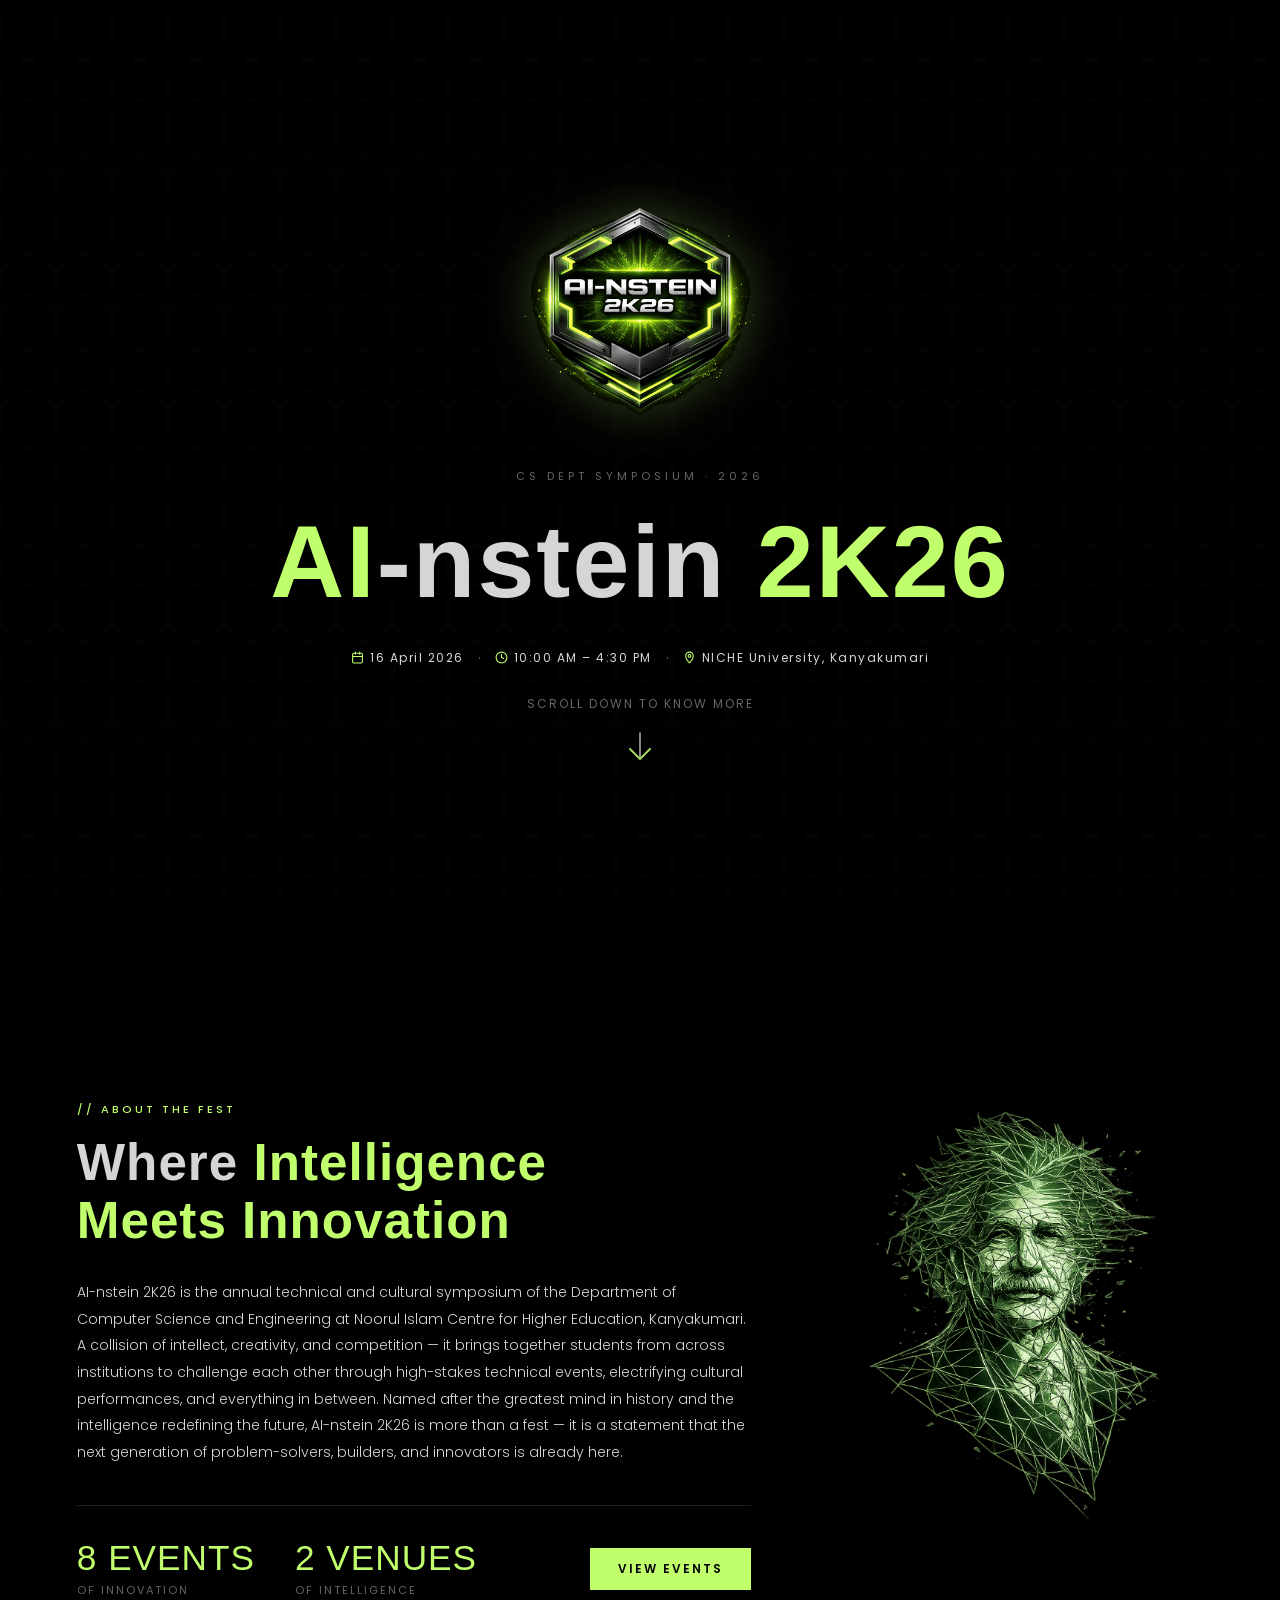
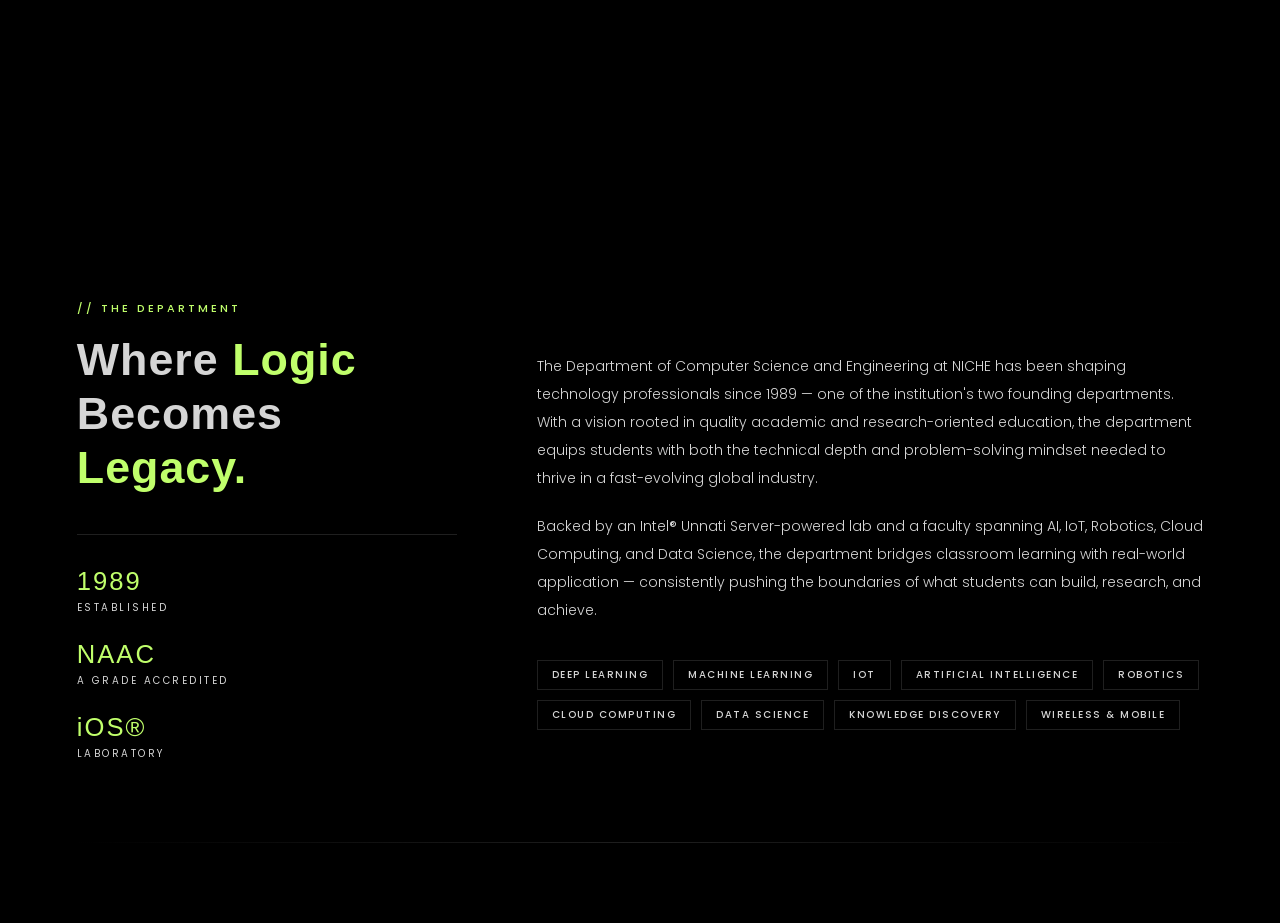
<file: index.html>
<!DOCTYPE html>
<html lang="en">
<head>
  <meta charset="UTF-8" />
  <meta name="viewport" content="width=device-width, initial-scale=1.0"/>
  <title>AI-nstein 2K26</title>
  <link rel="stylesheet" href="https://fonts.cdnfonts.com/css/fear-robot">
  <link rel="preconnect" href="https://fonts.googleapis.com">
  <link href="https://fonts.googleapis.com/css2?family=Poppins:wght@300;400;500;600&display=swap" rel="stylesheet">
  <link rel="stylesheet" href="../css/bg.css">
  <link rel="stylesheet" href="../css/about.css">
  <link rel="stylesheet" href="../css/dept.css">
  <link rel="stylesheet" href="../css/navbar.css">
</head>
<body>

  
  <div id="scroll-progress"></div>


  <!-- NAVBAR -->
<nav class="navbar" id="navbar">
  <div class="navbar-inner">
    <a href="../html/index.html" class="navbar-logo">
      <img src="../asset/logo.png" alt="AI-nstein 2K26" class="navbar-logo-img" />
      <span class="navbar-logo-text"><span class="accent">AI</span>-nstein <span class="accent">2K26</span></span>
    </a>
    <a href="../html/events.html" class="navbar-register">Register Now</a>
  </div>
</nav>
  <!-- Fixed Background -->
  <div id="bg-container">
    <div id="hex-grid"></div>
    <div id="hex-spotlight"></div>
  </div>

  <!-- HERO SECTION -->
<section class="hero">
  <img src="../asset/logo.png" alt="AI-nstein 2K26" class="hero-logo" />
  <p class="hero-label">CS Dept Symposium · 2026</p>
  <h1 class="hero-title">
    <span class="no-break"><span class="accent">AI</span>-nstein</span> <span class="accent">2K26</span>
  </h1>
  <div class="hero-meta">
    <div class="meta-item">
      <svg width="13" height="13" viewBox="0 0 24 24" fill="none" stroke="#C0FF6B" stroke-width="2" stroke-linecap="round" stroke-linejoin="round">
        <rect x="3" y="4" width="18" height="18" rx="2"/><line x1="16" y1="2" x2="16" y2="6"/><line x1="8" y1="2" x2="8" y2="6"/><line x1="3" y1="10" x2="21" y2="10"/>
      </svg>
      <span>16 April 2026</span>
    </div>
    <span class="meta-divider">·</span>
    <div class="meta-item">
      <svg width="13" height="13" viewBox="0 0 24 24" fill="none" stroke="#C0FF6B" stroke-width="2" stroke-linecap="round" stroke-linejoin="round">
        <circle cx="12" cy="12" r="10"/><polyline points="12 6 12 12 16 14"/>
      </svg>
      <span>10:00 AM – 4:30 PM</span>
    </div>
    <span class="meta-divider">·</span>
    <div class="meta-item">
      <svg width="13" height="13" viewBox="0 0 24 24" fill="none" stroke="#C0FF6B" stroke-width="2" stroke-linecap="round" stroke-linejoin="round">
        <path d="M12 2C8.13 2 5 5.13 5 9c0 5.25 7 13 7 13s7-7.75 7-13c0-3.87-3.13-7-7-7z"/><circle cx="12" cy="9" r="2.5"/>
      </svg>
      <span>NICHE University, Kanyakumari</span>
    </div>
  </div>
  <p class="hero-sub">Scroll down to know more</p>
  <div class="scroll-arrow">
    <svg width="36" height="36" viewBox="0 0 36 36" fill="none" xmlns="http://www.w3.org/2000/svg">
      <line x1="18" y1="4" x2="18" y2="28" stroke="#D5D5D5" stroke-width="1.5" stroke-linecap="round"/>
      <polyline points="8,20 18,30 28,20" fill="none" stroke="#C0FF6B" stroke-width="2" stroke-linecap="round" stroke-linejoin="round"/>
    </svg>
  </div>
</section>



  <!-- ABOUT SECTION -->
  <section class="about-section">
    <div class="about-inner">

      <div class="about-text">
        <p class="section-tag">// About the Fest</p>
        <h2 class="about-heading">Where <span>Intelligence<br>Meets Innovation</span></h2>
        <p class="about-body">
          AI-nstein 2K26 is the annual technical and cultural symposium of the Department of Computer Science and Engineering at Noorul Islam Centre for Higher Education, Kanyakumari. A collision of intellect, creativity, and competition — it brings together students from across institutions to challenge each other through high-stakes technical events, electrifying cultural performances, and everything in between. Named after the greatest mind in history and the intelligence redefining the future, AI-nstein 2K26 is more than a fest — it is a statement that the next generation of problem-solvers, builders, and innovators is already here.
        </p>
        

        <div class="about-stats">
          <div class="stat">
            <span class="stat-num">8 EVENTS</span>
            <span class="stat-label">OF INNOVATION</span>
          </div>
          <div class="stat">
            <span class="stat-num">2 VENUES</span>
            <span class="stat-label">OF INTELLIGENCE</span>
          </div>
          <div class="stat-action">
            <a href="../html/events.html" class="btn-events">View Events</a>
          </div>
        </div>
      </div>

      <div class="about-image">
        <img src="../asset/einstein-1.png" alt="Einstein" />
      </div>

    </div>
  </section>




 <!-- DEPARTMENT SECTION -->
<section class="dept-section">
  <div class="dept-inner">

    <div class="dept-left">
      <p class="section-tag">// The Department</p>
      <h2 class="dept-heading">Where <span>Logic</span><br>Becomes<br><span>Legacy.</span></h2>

      <div class="dept-stat-row">
        <div class="dept-stat">
          <span class="dept-stat-num">1989</span>
          <span class="dept-stat-label">Established</span>
        </div>
        <div class="dept-stat">
          <span class="dept-stat-num">NAAC</span>
          <span class="dept-stat-label">A Grade Accredited</span>
        </div>
        <div class="dept-stat">
          <span class="dept-stat-num">iOS®</span>
          <span class="dept-stat-label">Laboratory</span>
        </div>
      </div>
    </div>

    <div class="dept-right">
        <p class="dept-body">
            The Department of Computer Science and Engineering at NICHE has been shaping technology professionals since 1989 — one of the institution's two founding departments. With a vision rooted in quality academic and research-oriented education, the department equips students with both the technical depth and problem-solving mindset needed to thrive in a fast-evolving global industry.
        </p>
        <p class="dept-body">
            Backed by an Intel® Unnati Server-powered lab and a faculty spanning AI, IoT, Robotics, Cloud Computing, and Data Science, the department bridges classroom learning with real-world application — consistently pushing the boundaries of what students can build, research, and achieve.
        </p>

      <div class="dept-tags">
        <span class="dept-pill">Deep Learning</span>
        <span class="dept-pill">Machine Learning</span>
        <span class="dept-pill">IoT</span>
        <span class="dept-pill">Artificial Intelligence</span>
        <span class="dept-pill">Robotics</span>
        <span class="dept-pill">Cloud Computing</span>
        <span class="dept-pill">Data Science</span>
        <span class="dept-pill">Knowledge Discovery</span>
        <span class="dept-pill">Wireless & Mobile</span>
      </div>
    </div>

  </div>

  <div class="dept-divider"></div>
</section>
  <script src="../js/script.js"></script>
</body>
</html>
</file>
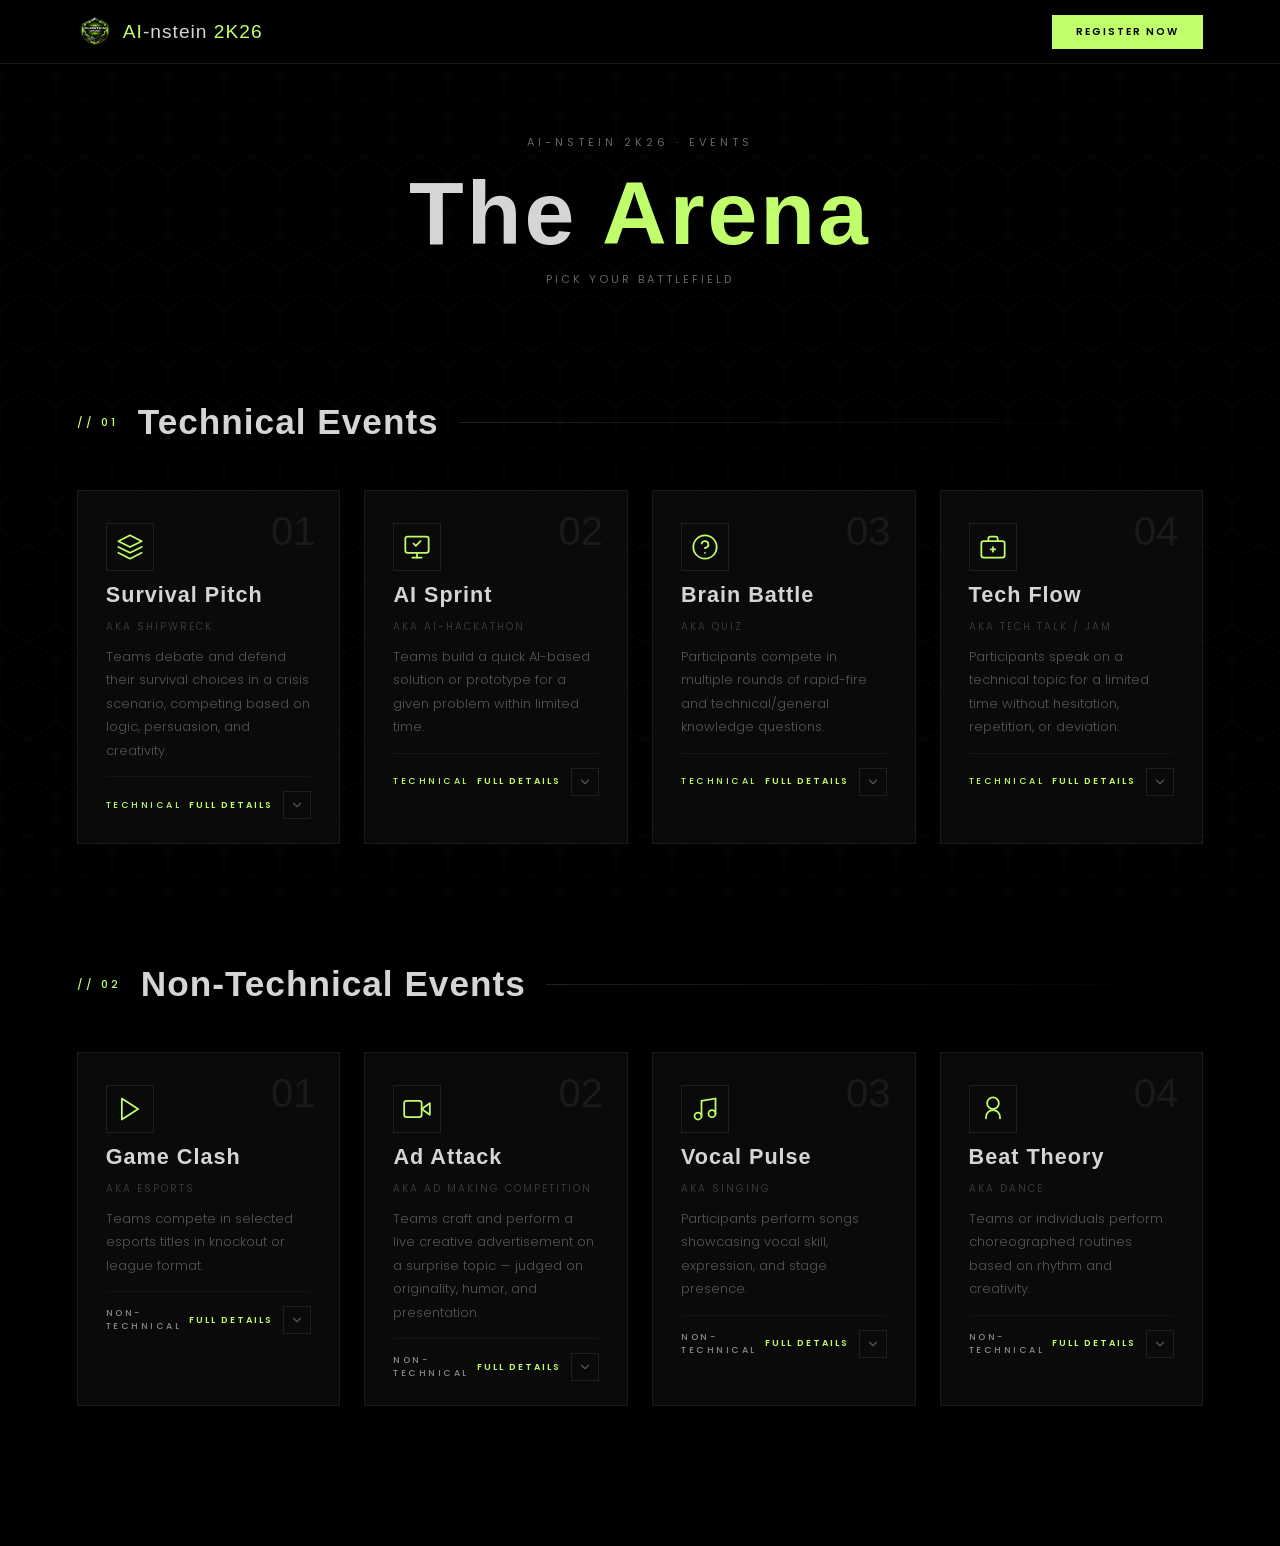
<file: html/events.html>
<!DOCTYPE html>
<html lang="en">
<head>
  <meta charset="UTF-8" />
  <meta name="viewport" content="width=device-width, initial-scale=1.0"/>
  <title>Events — AI-nstein 2K26</title>
  <link rel="stylesheet" href="https://fonts.cdnfonts.com/css/fear-robot">
  <link rel="preconnect" href="https://fonts.googleapis.com">
  <link href="https://fonts.googleapis.com/css2?family=Poppins:wght@300;400;500;600&display=swap" rel="stylesheet">
  <link rel="stylesheet" href="../css/bg.css">
  <link rel="stylesheet" href="../css/events.css">
  <link rel="stylesheet" href="../css/navbar.css">
</head>
<body>

  <div id="scroll-progress"></div>

  <!-- Fixed Background -->
  <div id="bg-container">
    <div id="hex-grid"></div>
    <div id="hex-spotlight"></div>
  </div>

  <!-- NAVBAR -->
  <nav class="navbar" id="navbar">
    <div class="navbar-inner">
      <a href="../index.html" class="navbar-logo">
        <img src="../asset/logo.png" alt="AI-nstein 2K26" class="navbar-logo-img" />
        <span class="navbar-logo-text"><span class="accent">AI</span>-nstein <span class="accent">2K26</span></span>
      </a>
      <a href="https://forms.gle/YWsroC22zHA5UN9M8" target="_blank" class="navbar-register">
  Register Now
</a>
    </div>
  </nav>

  <!-- MODAL -->
  <div class="modal-overlay" id="event-modal">
    <div class="modal-box">
      <button class="modal-close" id="modal-close">✕</button>
      <p class="modal-tag" id="modal-tag"></p>
      <h2 class="modal-title" id="modal-title"></h2>
      <p class="modal-aka" id="modal-aka"></p>
      <div class="modal-divider"></div>
      <div class="modal-meta-row" id="modal-meta"></div>
      <div id="modal-body"></div>
      <div class="modal-footer">
        <div class="modal-fee">
          <span class="modal-fee-label">Entry Fee</span>
          <span class="modal-fee-amount" id="modal-fee"></span>
        </div>
        <a href="#" class="btn-register" id="modal-register">Register Now</a>
      </div>
    </div>
  </div>

  <!-- EVENTS HERO -->
  <section class="events-hero">
    <p class="hero-label">AI-nstein 2K26 · Events</p>
    <h1 class="events-title">The <span class="accent">Arena</span></h1>
    <p class="events-sub">Pick your battlefield</p>
  </section>

  <!-- TECHNICAL EVENTS -->
  <section class="events-section">
    <div class="section-header">
      <span class="section-tag">// 01</span>
      <h2 class="section-title">Technical <span class="accent">Events</span></h2>
      <div class="section-line"></div>
    </div>

    <div class="events-grid">

      <!-- Survival Pitch -->
      <div class="event-card" data-event="survival-pitch">
        <div class="card-index">01</div>
        <div class="card-icon">
          <svg width="28" height="28" viewBox="0 0 24 24" fill="none" stroke="#C0FF6B" stroke-width="1.5" stroke-linecap="round" stroke-linejoin="round">
            <path d="M12 2L2 7l10 5 10-5-10-5z"/><path d="M2 17l10 5 10-5"/><path d="M2 12l10 5 10-5"/>
          </svg>
        </div>
        <h3 class="card-title">Survival Pitch</h3>
        <p class="card-aka">aka Shipwreck</p>
        <p class="card-desc">Teams debate and defend their survival choices in a crisis scenario, competing based on logic, persuasion, and creativity.</p>
        <div class="card-footer">
          <span class="card-tag">Technical</span>
          <div style="display:flex;align-items:center;gap:10px;">
            <button class="card-details-btn" data-event="survival-pitch">Full Details</button>
            <button class="card-expand-btn" aria-label="View details">
              <svg width="14" height="14" viewBox="0 0 24 24" fill="none" stroke="currentColor" stroke-width="2" stroke-linecap="round" stroke-linejoin="round"><polyline points="6 9 12 15 18 9"/></svg>
            </button>
          </div>
        </div>
        <div class="card-drawer">
          <div class="drawer-inner">
            <div class="drawer-section">
              <p class="drawer-label">Timing</p>
              <p class="drawer-text">12:30 – 1:30 · CSE SmartRoom</p>
            </div>
            <div class="drawer-section">
              <p class="drawer-label">Rules</p>
              <ul class="drawer-rules">
                <li>Each participant is assigned a role/character to defend</li>
                <li>No offensive or inappropriate language allowed</li>
                <li>Stay in character throughout the round</li>
                <li>Time limits must be strictly followed</li>
              </ul>
            </div>
            <div class="drawer-section">
              <p class="drawer-label">Judging</p>
              <p class="drawer-text">Judges' decisions are final</p>
            </div>
            <div class="drawer-fee-row">
              <div class="drawer-fee">
                <span class="drawer-fee-label">Entry Fee</span>
                <span class="drawer-fee-amount">₹200 / head</span>
              </div>
              <a href="https://forms.gle/YWsroC22zHA5UN9M8" target="_blank" class="btn-register">Register Now</a>
            </div>
          </div>
        </div>
      </div>

      <!-- AI Sprint -->
      <div class="event-card" data-event="ai-sprint">
        <div class="card-index">02</div>
        <div class="card-icon">
          <svg width="28" height="28" viewBox="0 0 24 24" fill="none" stroke="#C0FF6B" stroke-width="1.5" stroke-linecap="round" stroke-linejoin="round">
            <rect x="2" y="3" width="20" height="14" rx="2"/><path d="M8 21h8"/><path d="M12 17v4"/><path d="M9 9l2 2 4-4"/>
          </svg>
        </div>
        <h3 class="card-title"><span class="nobreak">AI Sprint</span></h3>
        <p class="card-aka">aka AI-Hackathon</p>
        <p class="card-desc">Teams build a quick AI-based solution or prototype for a given problem within limited time.</p>
        <div class="card-footer">
          <span class="card-tag">Technical</span>
          <div style="display:flex;align-items:center;gap:10px;">
            <button class="card-details-btn" data-event="ai-sprint">Full Details</button>
            <button class="card-expand-btn" aria-label="View details">
              <svg width="14" height="14" viewBox="0 0 24 24" fill="none" stroke="currentColor" stroke-width="2" stroke-linecap="round" stroke-linejoin="round"><polyline points="6 9 12 15 18 9"/></svg>
            </button>
          </div>
        </div>
        <div class="card-drawer">
          <div class="drawer-inner">
            <div class="drawer-section">
              <p class="drawer-label">Timing</p>
              <p class="drawer-text">12:30 – 1:30 · CSE Lab</p>
            </div>
            <div class="drawer-section">
              <p class="drawer-label">Team Size</p>
              <p class="drawer-text">2–4 members</p>
            </div>
            <div class="drawer-section">
              <p class="drawer-label">Rules</p>
              <ul class="drawer-rules">
                <li>Problem statement given on the spot</li>
                <li>AI tools (ChatGPT, Copilot etc.) allowed</li>
                <li>Pre-built project code not allowed</li>
              </ul>
            </div>
            <div class="drawer-section">
              <p class="drawer-label">Judging</p>
              <p class="drawer-text">Creativity, implementation, clarity, and effective use of AI</p>
            </div>
            <div class="drawer-fee-row">
              <div class="drawer-fee">
                <span class="drawer-fee-label">Entry Fee</span>
                <span class="drawer-fee-amount">₹200 / head</span>
              </div>
              <a href="https://forms.gle/YWsroC22zHA5UN9M8" target="_blank" class="btn-register">Register Now</a>
            </div>
          </div>
        </div>
      </div>

      <!-- Brain Battle -->
      <div class="event-card" data-event="brain-battle">
        <div class="card-index">03</div>
        <div class="card-icon">
          <svg width="28" height="28" viewBox="0 0 24 24" fill="none" stroke="#C0FF6B" stroke-width="1.5" stroke-linecap="round" stroke-linejoin="round">
            <circle cx="12" cy="12" r="10"/><path d="M9.09 9a3 3 0 0 1 5.83 1c0 2-3 3-3 3"/><line x1="12" y1="17" x2="12.01" y2="17"/>
          </svg>
        </div>
        <h3 class="card-title">Brain Battle</h3>
        <p class="card-aka">aka Quiz</p>
        <p class="card-desc">Participants compete in multiple rounds of rapid-fire and technical/general knowledge questions.</p>
        <div class="card-footer">
          <span class="card-tag">Technical</span>
          <div style="display:flex;align-items:center;gap:10px;">
            <button class="card-details-btn" data-event="brain-battle">Full Details</button>
            <button class="card-expand-btn" aria-label="View details">
              <svg width="14" height="14" viewBox="0 0 24 24" fill="none" stroke="currentColor" stroke-width="2" stroke-linecap="round" stroke-linejoin="round"><polyline points="6 9 12 15 18 9"/></svg>
            </button>
          </div>
        </div>
        <div class="card-drawer">
          <div class="drawer-inner">
            <div class="drawer-section">
              <p class="drawer-label">Timing</p>
              <p class="drawer-text">11:30 – 12:30 · CSE SmartRoom</p>
            </div>
            <div class="drawer-section">
              <p class="drawer-label">Team Size</p>
              <p class="drawer-text">2–3 members</p>
            </div>
            <div class="drawer-section">
              <p class="drawer-label">Rules</p>
              <ul class="drawer-rules">
                <li>Round 1: MCQ elimination (15–20 questions)</li>
                <li>Round 2: Rapid fire — no passing allowed</li>
                <li>Round 3: Buzzer round — wrong answer = -2 marks</li>
                <li>No mobile phones or external help</li>
              </ul>
            </div>
            <div class="drawer-section">
              <p class="drawer-label">Judging</p>
              <p class="drawer-text">Quizmaster's decision is final</p>
            </div>
            <div class="drawer-fee-row">
              <div class="drawer-fee">
                <span class="drawer-fee-label">Entry Fee</span>
                <span class="drawer-fee-amount">₹200 / head</span>
              </div>
              <a href="https://forms.gle/YWsroC22zHA5UN9M8" target="_blank" class="btn-register">Register Now</a>
            </div>
          </div>
        </div>
      </div>

      <!-- Tech Treadmill -->
      <div class="event-card" data-event="tech-treadmill">
        <div class="card-index">04</div>
        <div class="card-icon">
          <svg width="28" height="28" viewBox="0 0 24 24" fill="none" stroke="#C0FF6B" stroke-width="1.5" stroke-linecap="round" stroke-linejoin="round">
            <rect x="2" y="7" width="20" height="14" rx="2"/><path d="M16 7V5a2 2 0 0 0-2-2h-4a2 2 0 0 0-2 2v2"/>
            <line x1="12" y1="12" x2="12" y2="16"/><line x1="10" y1="14" x2="14" y2="14"/>
          </svg>
        </div>
        <h3 class="card-title">Tech Flow</h3>
        <p class="card-aka">aka Tech Talk / JAM</p>
        <p class="card-desc">Participants speak on a technical topic for a limited time without hesitation, repetition, or deviation.</p>
        <div class="card-footer">
          <span class="card-tag">Technical</span>
          <div style="display:flex;align-items:center;gap:10px;">
            <button class="card-details-btn" data-event="tech-treadmill">Full Details</button>
            <button class="card-expand-btn" aria-label="View details">
              <svg width="14" height="14" viewBox="0 0 24 24" fill="none" stroke="currentColor" stroke-width="2" stroke-linecap="round" stroke-linejoin="round"><polyline points="6 9 12 15 18 9"/></svg>
            </button>
          </div>
        </div>
        <div class="card-drawer">
          <div class="drawer-inner">
            <div class="drawer-section">
              <p class="drawer-label">Timing</p>
              <p class="drawer-text">11:30 – 12:30 · CSE Classroom (I301)</p>
            </div>
            <div class="drawer-section">
              <p class="drawer-label">Format</p>
              <p class="drawer-text">Individual · Open to all departments · Max 15–25 participants</p>
            </div>
            <div class="drawer-section">
              <p class="drawer-label">Rules</p>
              <ul class="drawer-rules">
                <li>Round 1: JAM — 1 minute, no hesitation or repetition</li>
                <li>Round 2: Tech Talk — 2–3 minute detailed explanation</li>
                <li>Round 3: Surprise JAM — instant random topic</li>
              </ul>
            </div>
            <div class="drawer-fee-row">
              <div class="drawer-fee">
                <span class="drawer-fee-label">Entry Fee</span>
                <span class="drawer-fee-amount">₹200 / head</span>
              </div>
              <a href="https://forms.gle/YWsroC22zHA5UN9M8" target="_blank" class="btn-register">Register Now</a>
            </div>
          </div>
        </div>
      </div>

    </div>
  </section>

  <!-- NON-TECHNICAL EVENTS -->
  <section class="events-section">
    <div class="section-header">
      <span class="section-tag">// 02</span>
      <h2 class="section-title">Non-Technical <span class="accent">Events</span></h2>
      <div class="section-line"></div>
    </div>

    <div class="events-grid">

      <!-- Game Clash -->
      <div class="event-card nontech" data-event="game-clash">
        <div class="card-index">01</div>
        <div class="card-icon">
          <svg width="28" height="28" viewBox="0 0 24 24" fill="none" stroke="#C0FF6B" stroke-width="1.5" stroke-linecap="round" stroke-linejoin="round">
            <polygon points="5 3 19 12 5 21 5 3"/>
          </svg>
        </div>
        <h3 class="card-title">Game Clash</h3>
        <p class="card-aka">aka Esports</p>
        <p class="card-desc">Teams compete in selected esports titles in knockout or league format.</p>
        <div class="card-footer">
          <span class="card-tag nontech-tag">Non-Technical</span>
          <div style="display:flex;align-items:center;gap:10px;">
            <button class="card-details-btn" data-event="game-clash">Full Details</button>
            <button class="card-expand-btn" aria-label="View details">
              <svg width="14" height="14" viewBox="0 0 24 24" fill="none" stroke="currentColor" stroke-width="2" stroke-linecap="round" stroke-linejoin="round"><polyline points="6 9 12 15 18 9"/></svg>
            </button>
          </div>
        </div>
        <div class="card-drawer">
          <div class="drawer-inner">
            <div class="drawer-section">
              <p class="drawer-label">Timing</p>
              <p class="drawer-text">11:30 – 2:30 · CSE Lab</p>
            </div>
            <div class="drawer-section">
              <p class="drawer-label">Rules</p>
              <ul class="drawer-rules">
                <li>eFootball: Knockout · 12 min match · Extra time & penalty ON</li>
                <li>BGMI: TDM 4v4 · TPP · Elimination round</li>
                <li>FREE FIRE: Shouldn't use Grenade</li>
                <li>Fair play — no cheating allowed</li>
              </ul>
            </div>
            <div class="drawer-fee-row">
              <div class="drawer-fee">
                <span class="drawer-fee-label">Entry Fee</span>
                <span class="drawer-fee-amount">₹200 / head</span>
              </div>
              <a href="https://forms.gle/YWsroC22zHA5UN9M8" target="_blank" class="btn-register">Register Now</a>
            </div>
          </div>
        </div>
      </div>

      <!-- Adzap -->
<div class="event-card nontech" data-event="adzap">
  <div class="card-index">02</div>
  <div class="card-icon">
    <svg width="28" height="28" viewBox="0 0 24 24" fill="none" stroke="#C0FF6B" stroke-width="1.5" stroke-linecap="round" stroke-linejoin="round">
      <polygon points="23 7 16 12 23 17 23 7"/><rect x="1" y="5" width="15" height="14" rx="2"/>
    </svg>
  </div>
  <h3 class="card-title">Ad Attack</h3>
  <p class="card-aka">aka Ad Making Competition</p>
  <p class="card-desc">Teams craft and perform a live creative advertisement on a surprise topic — judged on originality, humor, and presentation.</p>
  <div class="card-footer">
    <span class="card-tag nontech-tag">Non-Technical</span>
    <div style="display:flex;align-items:center;gap:10px;">
      <button class="card-details-btn" data-event="adzap">Full Details</button>
      <button class="card-expand-btn" aria-label="View details">
        <svg width="14" height="14" viewBox="0 0 24 24" fill="none" stroke="currentColor" stroke-width="2" stroke-linecap="round" stroke-linejoin="round"><polyline points="6 9 12 15 18 9"/></svg>
      </button>
    </div>
  </div>
  <div class="card-drawer">
    <div class="drawer-inner">
      <div class="drawer-section">
        <p class="drawer-label">Timing</p>
        <p class="drawer-text">1:30 – 2:00 · Hilltop</p>
      </div>
      <div class="drawer-section">
        <p class="drawer-label">Team Size</p>
        <p class="drawer-text">2–5 members</p>
      </div>
      <div class="drawer-section">
        <p class="drawer-label">Rules</p>
        <ul class="drawer-rules">
          <li>3–5 minutes per performance</li>
          <li>Final topic selected on the spot from a given list</li>
          <li>No offensive, political, or religious content</li>
          <li>Copying existing ads is strictly prohibited</li>
        </ul>
      </div>
      <div class="drawer-section">
        <p class="drawer-label">Judging</p>
        <p class="drawer-text">Creativity, humor, presentation & teamwork</p>
      </div>
      <div class="drawer-fee-row">
        <div class="drawer-fee">
          <span class="drawer-fee-label">Entry Fee</span>
          <span class="drawer-fee-amount">₹200 / head</span>
        </div>
        <a href="https://forms.gle/YWsroC22zHA5UN9M8" target="_blank" class="btn-register">Register Now</a>
      </div>
    </div>
  </div>
</div>

      <!-- Vocal Pulse -->
      <div class="event-card nontech" data-event="vocal-pulse">
        <div class="card-index">03</div>
        <div class="card-icon">
          <svg width="28" height="28" viewBox="0 0 24 24" fill="none" stroke="#C0FF6B" stroke-width="1.5" stroke-linecap="round" stroke-linejoin="round">
            <path d="M9 18V5l12-2v13"/><circle cx="6" cy="18" r="3"/><circle cx="18" cy="16" r="3"/>
          </svg>
        </div>
        <h3 class="card-title">Vocal Pulse</h3>
        <p class="card-aka">aka Singing</p>
        <p class="card-desc">Participants perform songs showcasing vocal skill, expression, and stage presence.</p>
        <div class="card-footer">
          <span class="card-tag nontech-tag">Non-Technical</span>
          <div style="display:flex;align-items:center;gap:10px;">
            <button class="card-details-btn" data-event="vocal-pulse">Full Details</button>
            <button class="card-expand-btn" aria-label="View details">
              <svg width="14" height="14" viewBox="0 0 24 24" fill="none" stroke="currentColor" stroke-width="2" stroke-linecap="round" stroke-linejoin="round"><polyline points="6 9 12 15 18 9"/></svg>
            </button>
          </div>
        </div>
        <div class="card-drawer">
          <div class="drawer-inner">
            <div class="drawer-section">
              <p class="drawer-label">Timing</p>
              <p class="drawer-text">11:30 – 12:30 · Hilltop</p>
            </div>
            <div class="drawer-section">
              <p class="drawer-label">Team Size</p>
              <p class="drawer-text">Solo or Group (2–6 members)</p>
            </div>
            <div class="drawer-section">
              <p class="drawer-label">Duration</p>
              <p class="drawer-text">3–5 minutes per performance</p>
            </div>
            <div class="drawer-section">
              <p class="drawer-label">Rules</p>
              <ul class="drawer-rules">
                <li>Tamil, English or Malayalam allowed</li>
                <li>Bring your own karaoke track (USB / phone)</li>
                <li>No offensive lyrics</li>
              </ul>
            </div>
            <div class="drawer-fee-row">
              <div class="drawer-fee">
                <span class="drawer-fee-label">Entry Fee</span>
                <span class="drawer-fee-amount">₹200 / head</span>
              </div>
              <a href="https://forms.gle/YWsroC22zHA5UN9M8" target="_blank" class="btn-register">Register Now</a>
            </div>
          </div>
        </div>
      </div>

      <!-- Beat Theory -->
      <div class="event-card nontech" data-event="beat-theory">
        <div class="card-index">04</div>
        <div class="card-icon">
          <svg width="28" height="28" viewBox="0 0 24 24" fill="none" stroke="#C0FF6B" stroke-width="1.5" stroke-linecap="round" stroke-linejoin="round">
            <path d="M12 2a5 5 0 1 0 0 10A5 5 0 0 0 12 2z"/><path d="M6 20v-1a6 6 0 0 1 12 0v1"/>
          </svg>
        </div>
        <h3 class="card-title">Beat Theory</h3>
        <p class="card-aka">aka Dance</p>
        <p class="card-desc">Teams or individuals perform choreographed routines based on rhythm and creativity.</p>
        <div class="card-footer">
          <span class="card-tag nontech-tag">Non-Technical</span>
          <div style="display:flex;align-items:center;gap:10px;">
            <button class="card-details-btn" data-event="beat-theory">Full Details</button>
            <button class="card-expand-btn" aria-label="View details">
              <svg width="14" height="14" viewBox="0 0 24 24" fill="none" stroke="currentColor" stroke-width="2" stroke-linecap="round" stroke-linejoin="round"><polyline points="6 9 12 15 18 9"/></svg>
            </button>
          </div>
        </div>
        <div class="card-drawer">
          <div class="drawer-inner">
            <div class="drawer-section">
              <p class="drawer-label">Timing</p>
              <p class="drawer-text">3:00 – 4:00 · Hilltop</p>
            </div>
            <div class="drawer-section">
              <p class="drawer-label">Team Size</p>
              <p class="drawer-text">Solo or Group (up to 6 members)</p>
            </div>
            <div class="drawer-section">
              <p class="drawer-label">Duration</p>
              <p class="drawer-text">4–6 minutes</p>
            </div>
            <div class="drawer-section">
              <p class="drawer-label">Rules</p>
              <ul class="drawer-rules">
                <li>Props allowed if safe and manageable</li>
                <li>Performance should match music and theme</li>
              </ul>
            </div>
            <div class="drawer-section">
              <p class="drawer-label">Judging</p>
              <p class="drawer-text">Panel of judges</p>
            </div>
            <div class="drawer-fee-row">
              <div class="drawer-fee">
                <span class="drawer-fee-label">Entry Fee</span>
                <span class="drawer-fee-amount">₹200 / head</span>
              </div>
              <a href="https://forms.gle/YWsroC22zHA5UN9M8" target="_blank" class="btn-register">Register Now</a>
            </div>
          </div>
        </div>
      </div>

    </div>
  </section>

  <div class="events-footer-space"></div>
  <script src="../js/script.js"></script>
</body>
</html>
</file>
<file: css/bg.css>
* {
  margin: 0;
  padding: 0;
  box-sizing: border-box;
  scrollbar-width: none; /* Firefox */
  -ms-overflow-style: none; /* IE/Edge */
}

*::-webkit-scrollbar {
  display: none; /* Chrome/Safari */
}

body {
  background: #000;
  color: #D5D5D5;
  font-family: 'Poppins', sans-serif;
  overflow-x: hidden;
}

/* ── SCROLL PROGRESS BAR ── */
#scroll-progress {
  position: fixed;
  top: 0;
  right: 0;
  width: 3px;
  height: 0%;
  background: linear-gradient(to bottom, #C0FF6B, rgba(192, 255, 107, 0.3));
  z-index: 200;
  transition: height 0.05s linear;
  box-shadow: 0 0 8px rgba(192, 255, 107, 0.5);
}

/* ── FIXED BG ── */
#bg-container {
  position: fixed;
  inset: 0;
  z-index: 0;
  overflow: hidden;
}

#hex-grid {
  position: absolute;
  inset: 0;
  width: 100%;
  height: 100%;
  background-image: url("data:image/svg+xml,%3Csvg xmlns='http://www.w3.org/2000/svg' width='56' height='97' viewBox='0 0 56 97'%3E%3Cpath d='M28 2 L54 16 L54 46 L28 60 L2 46 L2 16 Z' fill='none' stroke='%23D5D5D5' stroke-width='0.8'/%3E%3Cpath d='M28 60 L54 74 L54 97' fill='none' stroke='%23D5D5D5' stroke-width='0.8'/%3E%3Cpath d='M28 60 L2 74 L2 97' fill='none' stroke='%23D5D5D5' stroke-width='0.8'/%3E%3C/svg%3E");
  background-size: 56px 97px;
  opacity: 0.045;
}

#hex-spotlight {
  position: absolute;
  inset: 0;
  width: 100%;
  height: 100%;
  background-image: url("data:image/svg+xml,%3Csvg xmlns='http://www.w3.org/2000/svg' width='56' height='97' viewBox='0 0 56 97'%3E%3Cpath d='M28 2 L54 16 L54 46 L28 60 L2 46 L2 16 Z' fill='none' stroke='%23D5D5D5' stroke-width='0.8'/%3E%3Cpath d='M28 60 L54 74 L54 97' fill='none' stroke='%23D5D5D5' stroke-width='0.8'/%3E%3Cpath d='M28 60 L2 74 L2 97' fill='none' stroke='%23D5D5D5' stroke-width='0.8'/%3E%3C/svg%3E");
  background-size: 56px 97px;
  opacity: 0;
  -webkit-mask-image: radial-gradient(circle 150px at 50% 50%, black 20%, transparent 80%);
  mask-image: radial-gradient(circle 150px at 50% 50%, black 20%, transparent 80%);
  transition: opacity 0.3s ease;
}

#hex-spotlight.active {
  opacity: 0.75;
}

/* ── LOADING SCREEN ── */
#loading-screen {
  position: fixed;
  inset: 0;
  z-index: 9999;
  background: #000;
  display: flex;
  align-items: center;
  justify-content: center;
  overflow: hidden;
  transition: opacity 0.6s ease;
}

#loading-screen.fade-out {
  opacity: 0;
  pointer-events: none;
}

#loading-video {
  width: clamp(240px, 50vw, 480px);
  height: auto;
  object-fit: cover;
  object-position: center;
}

/* ── HERO ── */
.hero {
  position: relative;
  z-index: 10;
  height: 100vh;
  display: flex;
  flex-direction: column;
  align-items: center;
  justify-content: center;
  text-align: center;
  padding: 80px 24px 24px;
}

/* ── HERO LOGO ── */
.hero-logo {
  width: clamp(140px, 22vw, 260px);
  height: auto;
  object-fit: contain;
  margin-bottom: 24px;
  filter: drop-shadow(0 0 24px rgba(192, 255, 107, 0.25));
  transition: filter 0.3s ease;
}

.hero-logo:hover {
  filter: drop-shadow(0 0 40px rgba(192, 255, 107, 0.45));
}

/* ── HERO LABEL ── */
.hero-label {
  font-size: 11px;
  letter-spacing: 4px;
  text-transform: uppercase;
  color: #656565;
  margin-bottom: 18px;
}

/* ── HERO TITLE ── */
.hero-title {
  font-family: 'Fear Robot', sans-serif;
  font-size: clamp(2rem, 8vw, 7rem);
  color: #D5D5D5;
  line-height: 1.15;
  letter-spacing: 2px;
  word-break: keep-all;
}

.hero-title .no-break {
  white-space: nowrap;
  display: inline;
}

.hero-title .accent {
  color: #C0FF6B;
}

/* ── HERO META ── */
.hero-meta {
  display: flex;
  align-items: center;
  gap: 14px;
  margin-top: 28px;
  flex-wrap: wrap;
  justify-content: center;
}

.meta-item {
  display: flex;
  align-items: center;
  gap: 6px;
  font-size: 12px;
  letter-spacing: 1.5px;
  color: #D5D5D5;
  font-weight: 400;
  white-space: nowrap;
}

.meta-divider {
  color: #656565;
  font-size: 14px;
  line-height: 1;
}

/* ── HERO SUB ── */
.hero-sub {
  margin-top: 28px;
  font-size: 12px;
  color: #656565;
  letter-spacing: 2px;
  text-transform: uppercase;
}

/* ── SCROLL ARROW ── */
.scroll-arrow {
  margin-top: 16px;
  animation: bounce 1.8s ease-in-out infinite;
  opacity: 0.85;
}

@keyframes bounce {
  0%, 100% { transform: translateY(0); }
  50%       { transform: translateY(8px); }
}

/* ── RESPONSIVE ── */
@media (max-width: 600px) {
  .hero-meta    { gap: 10px; }
  .meta-divider { display: none; }
  .meta-item    { font-size: 11px; letter-spacing: 1px; }
}

@media (max-width: 480px) {
  .hero-label { font-size: 9px; letter-spacing: 2px; }
  .hero-sub   { font-size: 10px; }
  .hero-logo  { width: clamp(100px, 28vw, 160px); margin-bottom: 16px; }
}
</file>
<file: css/about.css>
/* ── ABOUT SECTION ── */
.about-section {
  position: relative;
  z-index: 10;
  min-height: 100vh;
  display: flex;
  align-items: center;
  padding: 100px 6vw;
}

.about-inner {
  display: flex;
  align-items: center;
  gap: 72px;
  max-width: 1200px;
  margin: 0 auto;
  width: 100%;
}

/* ── TEXT SIDE ── */
.about-text {
  flex: 1;
  min-width: 0;
}

.section-tag {
  font-size: 11px;
  letter-spacing: 3px;
  color: #C0FF6B;
  text-transform: uppercase;
  margin-bottom: 16px;
  font-weight: 500;
}

.about-heading {
  font-family: 'Fear Robot', sans-serif;
  font-size: clamp(2rem, 4vw, 3.5rem);
  color: #D5D5D5;
  line-height: 1.15;
  margin-bottom: 28px;
  letter-spacing: 1px;
}

.about-heading span {
  color: #C0FF6B;
}

.about-body {
  font-size: 14px;
  line-height: 1.9;
  color: #d5d5d5;
  margin-bottom: 16px;
  font-weight: 300;
}

/* ── STATS + BUTTON ── */
.about-stats {
  display: flex;
  align-items: center;
  gap: 40px;
  margin-top: 40px;
  padding-top: 32px;
  border-top: 1px solid #1f1f1f;
  flex-wrap: wrap;
}

.stat {
  display: flex;
  flex-direction: column;
  gap: 4px;
}

.stat-num {
  font-family: 'Fear Robot', sans-serif;
  font-size: clamp(1.6rem, 3vw, 2.2rem);
  color: #C0FF6B;
  letter-spacing: 1px;
}

.stat-label {
  font-size: 11px;
  letter-spacing: 2px;
  text-transform: uppercase;
  color: #656565;
}

/* ── VIEW EVENTS BUTTON ── */
.stat-action {
  margin-left: auto;
}

.btn-events {
  display: inline-block;
  padding: 12px 28px;
  background: #C0FF6B;
  color: #000;
  font-family: 'Poppins', sans-serif;
  font-size: 12px;
  font-weight: 600;
  letter-spacing: 2px;
  text-transform: uppercase;
  text-decoration: none;
  transition: box-shadow 0.3s ease, transform 0.2s ease;
}

.btn-events:hover {
  box-shadow: 0 0 20px rgba(192, 255, 107, 0.45);
  transform: translateY(-2px);
}

/* ── IMAGE SIDE ── */
.about-image {
  flex: 0 0 auto;
  width: clamp(240px, 30vw, 380px);
}

.about-image img {
  display: block;
  width: 100%;
  height: 100%;
  object-fit: cover;
  filter: grayscale(30%) contrast(1.05);
  transition: filter 0.4s ease;
}

.about-image:hover img {
  filter: grayscale(0%) contrast(1.1);
}

/* ── RESPONSIVE ── */
@media (max-width: 900px) {
  .about-inner {
    flex-direction: column-reverse;
    gap: 48px;
    padding: 60px 0;
  }

  .about-image {
    width: clamp(200px, 60vw, 320px);
  }

  .about-text {
    text-align: center;
  }

  .about-stats {
    justify-content: center;
  }

  .stat-action {
    margin-left: 0;
    width: 100%;
    display: flex;
    justify-content: center;
  }

  .section-tag {
    text-align: center;
  }
}

@media (max-width: 480px) {
  .about-section {
    padding: 80px 24px;
  }

  .about-stats {
    gap: 24px;
  }

  .about-heading {
    font-size: 1.8rem;
  }
}
</file>
<file: css/dept.css>
/* ── DEPARTMENT SECTION ── */
.dept-section {
  position: relative;
  z-index: 10;
  padding: 100px 6vw 80px;
}

.dept-inner {
  display: flex;
  align-items: flex-start;
  gap: 80px;
  max-width: 1200px;
  margin: 0 auto;
  width: 100%;
}

/* ── LEFT SIDE ── */
.dept-left {
  flex: 0 0 auto;
  width: clamp(260px, 30vw, 380px);
  position: sticky;
  top: 80px;
}

.dept-heading {
  font-family: 'Fear Robot', sans-serif;
  font-size: clamp(1.8rem, 3.5vw, 3rem);
  color: #D5D5D5;
  line-height: 1.2;
  letter-spacing: 1px;
  margin-bottom: 40px;
}

.dept-heading span {
  color: #C0FF6B;
}

/* ── DEPT STATS ── */
.dept-stat-row {
  display: flex;
  flex-direction: column;
  gap: 24px;
  padding-top: 32px;
  border-top: 1px solid #1f1f1f;
}

.dept-stat {
  display: flex;
  flex-direction: column;
  gap: 4px;
}

.dept-stat-num {
  font-family: 'Fear Robot', sans-serif;
  font-size: clamp(1.2rem, 2vw, 1.6rem);
  color: #C0FF6B;
  letter-spacing: 2px;
}

.dept-stat-label {
  font-size: 10px;
  letter-spacing: 2.5px;
  text-transform: uppercase;
  color: #d5d5d5;
  font-family: 'Poppins', sans-serif;
}

/* ── RIGHT SIDE ── */
.dept-right {
  flex: 1;
  min-width: 0;
  padding-top: 52px;
}

.dept-body {
  font-size: 14px;
  line-height: 2;
  color: #d5d5d5;
  font-weight: 300;
  font-family: 'Poppins', sans-serif;
  margin-bottom: 20px;
}

/* ── TECH PILLS ── */
.dept-tags {
  display: flex;
  flex-wrap: wrap;
  gap: 10px;
  margin-top: 36px;
}

.dept-pill {
  font-size: 10px;
  letter-spacing: 1.5px;
  text-transform: uppercase;
  font-family: 'Poppins', sans-serif;
  font-weight: 500;
  color: #d5d5d5;
  border: 1px solid #1f1f1f;
  padding: 6px 14px;
  transition: border-color 0.25s ease, color 0.25s ease;
  cursor: default;
}

.dept-pill:hover {
  border-color: rgba(192, 255, 107, 0.3);
  color: #C0FF6B;
}

/* ── BOTTOM DIVIDER ── */
.dept-divider {
  max-width: 1200px;
  margin: 80px auto 0;
  height: 1px;
  background: linear-gradient(to right, transparent, #1f1f1f, transparent);
}

/* ── RESPONSIVE ── */
@media (max-width: 900px) {
  .dept-inner {
    flex-direction: column;
    gap: 48px;
  }

  .dept-left {
    width: 100%;
    position: static;
  }

  .dept-stat-row {
    flex-direction: row;
    flex-wrap: wrap;
    gap: 32px;
  }

  .dept-heading {
    margin-bottom: 28px;
  }

  .dept-right {
    padding-top: 0;
  }
}

@media (max-width: 480px) {
  .dept-section {
    padding: 80px 24px 60px;
  }

  .dept-heading {
    font-size: 1.6rem;
  }

  .dept-stat-row {
    gap: 20px;
  }

  .dept-tags {
    gap: 8px;
  }

  .dept-pill {
    font-size: 9px;
    padding: 5px 10px;
  }
}
</file>
<file: css/navbar.css>
/* ── NAVBAR ── */
.navbar {
  position: fixed;
  top: 0;
  left: 0;
  right: 0;
  z-index: 100;
  padding: 0 6vw;
  height: 64px;
  display: flex;
  align-items: center;
  background: transparent;
  border-bottom: 1px solid transparent;
  transform: translateY(-100%);
  opacity: 0;
  transition:
    transform 0.4s cubic-bezier(0.4, 0, 0.2, 1),
    opacity 0.4s ease,
    background 0.4s ease,
    border-color 0.4s ease;
  pointer-events: none;
}

.navbar.visible {
  transform: translateY(0);
  opacity: 1;
  background: rgba(0, 0, 0, 0.85);
  backdrop-filter: blur(12px);
  -webkit-backdrop-filter: blur(12px);
  border-bottom: 1px solid #1a1a1a;
  pointer-events: all;
}

.navbar-inner {
  display: flex;
  align-items: center;
  justify-content: space-between;
  width: 100%;
  max-width: 1300px;
  margin: 0 auto;
}

/* ── LOGO ── */
.navbar-logo {
  display: flex;
  align-items: center;
  gap: 10px;
  text-decoration: none;
  transition: opacity 0.2s ease;
}

.navbar-logo:hover {
  opacity: 0.8;
}

.navbar-logo-img {
  height: 36px;
  width: auto;
  object-fit: contain;
}

.navbar-logo-text {
  font-family: 'Fear Robot', sans-serif;
  font-size: clamp(0.9rem, 1.8vw, 1.2rem);
  color: #D5D5D5;
  letter-spacing: 1px;
}

.navbar-logo-text .accent {
  color: #C0FF6B;
}

/* ── REGISTER BUTTON ── */
.navbar-register {
  display: inline-block;
  padding: 9px 24px;
  background: #C0FF6B;
  color: #000;
  font-family: 'Poppins', sans-serif;
  font-size: 10px;
  font-weight: 600;
  letter-spacing: 2px;
  text-transform: uppercase;
  text-decoration: none;
  white-space: nowrap;
  transition: box-shadow 0.3s ease, transform 0.2s ease;
}

.navbar-register:hover {
  box-shadow: 0 0 20px rgba(192, 255, 107, 0.4);
  transform: translateY(-1px);
}

/* ── RESPONSIVE ── */
@media (max-width: 768px) {
  .navbar { padding: 0 5vw; height: 56px; }
  .navbar-logo-img { height: 28px; }
  .navbar-logo-text { font-size: 0.9rem; }
}

@media (max-width: 480px) {
  .navbar { padding: 0 20px; height: 52px; }
  .navbar-logo-img { height: 24px; }
  .navbar-logo-text { display: none; }
  .navbar-register { padding: 8px 14px; font-size: 9px; letter-spacing: 1px; }
}
</file>
<file: css/events.css>
/* ── BACK BUTTON ── */
.back-btn {
  position: fixed;
  top: 28px;
  left: 32px;
  z-index: 100;
  display: flex;
  align-items: center;
  gap: 6px;
  font-size: 11px;
  letter-spacing: 2px;
  text-transform: uppercase;
  color: #656565;
  text-decoration: none;
  font-family: 'Poppins', sans-serif;
  transition: color 0.2s ease;
}

.back-btn:hover { color: #C0FF6B; }

/* ── EVENTS HERO ── */
.events-hero {
  position: relative;
  z-index: 10;
  height: 38vh;
  min-height: 200px;
  display: flex;
  flex-direction: column;
  align-items: center;
  justify-content: center;
  text-align: center;
  padding: 80px 24px 0;
}

.events-title {
  font-family: 'Fear Robot', sans-serif;
  font-size: clamp(2.8rem, 7vw, 6rem);
  color: #D5D5D5;
  letter-spacing: 3px;
  line-height: 1;
  margin-bottom: 12px;
}

.events-title .accent { color: #C0FF6B; }

.events-sub {
  font-size: 11px;
  letter-spacing: 3px;
  text-transform: uppercase;
  color: #656565;
}

/* ── SECTION WRAPPER ── */
.events-section {
  position: relative;
  z-index: 10;
  padding: 60px 6vw;
  max-width: 1300px;
  margin: 0 auto;
  width: 100%;
}

/* ── SECTION HEADER ── */
.section-header {
  display: flex;
  align-items: center;
  gap: 20px;
  margin-bottom: 48px;
}

.section-tag {
  font-size: 11px;
  letter-spacing: 3px;
  color: #C0FF6B;
  font-family: 'Poppins', sans-serif;
  font-weight: 500;
  white-space: nowrap;
}

.section-title {
  font-family: 'Fear Robot', sans-serif;
  font-size: clamp(1.4rem, 3vw, 2.2rem);
  color: #D5D5D5;
  letter-spacing: 1px;
  white-space: nowrap;
}

.section-line {
  flex: 1;
  height: 1px;
  background: linear-gradient(to right, #1f1f1f, transparent);
}

/* ── GRID ── */
.events-grid {
  display: grid;
  grid-template-columns: repeat(4, 1fr);
  gap: 24px;
}

/* ── EVENT CARD ── */
.event-card {
  position: relative;
  background: #0a0a0a;
  border: 1px solid #1a1a1a;
  padding: 32px 28px 0;
  display: flex;
  flex-direction: column;
  gap: 10px;
  cursor: default;
  overflow: hidden;
  transition: border-color 0.3s ease, transform 0.3s ease, box-shadow 0.3s ease;
}

.event-card::before {
  content: '';
  position: absolute;
  top: 0; left: 0;
  width: 2px; height: 0;
  background: #C0FF6B;
  transition: height 0.35s ease;
  z-index: 2;
}

.event-card:hover::before { height: 100%; }

.event-card:hover {
  border-color: #2a2a2a;
  transform: translateY(-4px);
  box-shadow: 0 12px 40px rgba(0,0,0,0.5), 0 0 0 1px rgba(192,255,107,0.06);
}

.event-card.is-open {
  transform: translateY(-4px);
  border-color: rgba(192,255,107,0.2);
  box-shadow: 0 12px 40px rgba(0,0,0,0.5), 0 0 0 1px rgba(192,255,107,0.1);
}

/* ── CARD INDEX ── */
.card-index {
  position: absolute;
  top: 20px; right: 24px;
  font-family: 'Fear Robot', sans-serif;
  font-size: 2.5rem;
  color: #1a1a1a;
  line-height: 1;
  pointer-events: none;
  user-select: none;
  transition: color 0.3s ease;
}

.event-card:hover .card-index { color: #222; }

/* ── CARD ICON ── */
.card-icon {
  width: 48px; height: 48px;
  border: 1px solid #1f1f1f;
  display: flex;
  align-items: center;
  justify-content: center;
  transition: border-color 0.3s ease, background 0.3s ease;
}

.event-card:hover .card-icon {
  border-color: rgba(192,255,107,0.2);
  background: rgba(192,255,107,0.04);
}

/* ── CARD TITLE ── */
.card-title {
  font-family: 'Fear Robot', sans-serif;
  font-size: 1.35rem;
  color: #D5D5D5;
  letter-spacing: 1px;
  line-height: 1.3;
  transition: color 0.3s ease;
  margin: 0;
}

.event-card:hover .card-title { color: #fff; }
.nobreak { white-space: nowrap; }

/* ── AKA LABEL ── */
.card-aka {
  font-size: 10px;
  letter-spacing: 2px;
  color: #383838;
  text-transform: uppercase;
  font-family: 'Poppins', sans-serif;
  margin: 0;
}

/* ── CARD DESC ── */
.card-desc {
  font-size: 13px;
  line-height: 1.8;
  color: #555;
  font-weight: 300;
  margin: 0;
  transition: color 0.3s ease;
}

.event-card:hover .card-desc { color: #777; }

/* ── CARD FOOTER ── */
.card-footer {
  display: flex;
  align-items: center;
  justify-content: space-between;
  padding: 14px 0;
  border-top: 1px solid #141414;
  margin-top: 4px;
}

.card-tag {
  font-size: 9px;
  letter-spacing: 2.5px;
  text-transform: uppercase;
  color: #C0FF6B;
  font-weight: 500;
}

.nontech-tag { color: #888; }

/* ── EXPAND BUTTON ── */
.card-expand-btn {
  background: none;
  border: 1px solid #1f1f1f;
  color: #555;
  width: 28px; height: 28px;
  display: flex;
  align-items: center;
  justify-content: center;
  cursor: pointer;
  transition: border-color 0.25s ease, color 0.25s ease, transform 0.35s ease;
  flex-shrink: 0;
}

.card-expand-btn:hover {
  border-color: rgba(192,255,107,0.3);
  color: #C0FF6B;
}

.event-card.is-open .card-expand-btn {
  transform: rotate(180deg);
  border-color: rgba(192,255,107,0.3);
  color: #C0FF6B;
}

/* ── DETAILS BUTTON ── */
.card-details-btn {
  background: none;
  border: none;
  color: #C0FF6B;
  font-family: 'Poppins', sans-serif;
  font-size: 9px;
  font-weight: 600;
  letter-spacing: 2px;
  text-transform: uppercase;
  cursor: pointer;
  padding: 0;
  transition: opacity 0.2s ease;
  white-space: nowrap;
}

.card-details-btn:hover { opacity: 0.7; }

/* ── DRAWER ── */
.card-drawer {
  display: grid;
  grid-template-rows: 0fr;
  transition: grid-template-rows 0.4s cubic-bezier(0.4, 0, 0.2, 1);
}

.event-card.is-open .card-drawer { grid-template-rows: 1fr; }

.drawer-inner {
  overflow: hidden;
  display: flex;
  flex-direction: column;
  gap: 16px;
  padding: 0;
}

.drawer-section {
  display: flex;
  flex-direction: column;
  gap: 6px;
}

.drawer-label {
  font-size: 9px;
  letter-spacing: 2.5px;
  text-transform: uppercase;
  color: #C0FF6B;
  font-weight: 500;
  font-family: 'Poppins', sans-serif;
  margin: 0;
}

.drawer-text {
  font-size: 12px;
  color: #888;
  line-height: 1.7;
  font-weight: 300;
  font-family: 'Poppins', sans-serif;
  margin: 0;
}

.drawer-rules {
  list-style: none;
  padding: 0; margin: 0;
  display: flex;
  flex-direction: column;
  gap: 6px;
}

.drawer-rules li {
  font-size: 12px;
  color: #888;
  line-height: 1.6;
  font-weight: 300;
  font-family: 'Poppins', sans-serif;
  padding-left: 14px;
  position: relative;
}

.drawer-rules li::before {
  content: '—';
  position: absolute;
  left: 0;
  color: #C0FF6B;
  font-size: 10px;
}

/* ── FEE + REGISTER ── */
.drawer-fee-row {
  display: flex;
  flex-direction: column;
  align-items: flex-start;
  padding: 16px 0 20px;
  margin-top: 4px;
  border-top: 1px solid #141414;
  gap: 12px;
}

.drawer-fee { display: flex; flex-direction: column; gap: 3px; }

.drawer-fee-label {
  font-size: 9px;
  letter-spacing: 2.5px;
  text-transform: uppercase;
  color: #C0FF6B;
  font-weight: 500;
  font-family: 'Poppins', sans-serif;
}

.drawer-fee-amount {
  font-family: 'Fear Robot', sans-serif;
  font-size: 1.2rem;
  color: #D5D5D5;
  letter-spacing: 1px;
  white-space: nowrap;
}

.btn-register {
  display: block;
  width: 100%;
  text-align: center;
  padding: 10px 16px;
  background: #C0FF6B;
  color: #000;
  font-family: 'Poppins', sans-serif;
  font-size: 10px;
  font-weight: 600;
  letter-spacing: 2px;
  text-transform: uppercase;
  text-decoration: none;
  white-space: nowrap;
  transition: box-shadow 0.3s ease, transform 0.2s ease;
}

.btn-register:hover {
  box-shadow: 0 0 18px rgba(192, 255, 107, 0.4);
  transform: translateY(-1px);
}

/* ── MODAL OVERLAY ── */
.modal-overlay {
  position: fixed;
  inset: 0;
  z-index: 500;
  background: rgba(0, 0, 0, 0.85);
  backdrop-filter: blur(8px);
  -webkit-backdrop-filter: blur(8px);
  display: flex;
  align-items: center;
  justify-content: center;
  padding: 24px;
  opacity: 0;
  pointer-events: none;
  transition: opacity 0.35s ease;
}

.modal-overlay.is-open {
  opacity: 1;
  pointer-events: all;
}

/* ── MODAL BOX ── */
.modal-box {
  position: relative;
  background: #0a0a0a;
  border: 1px solid #222;
  max-width: 640px;
  width: 100%;
  max-height: 85vh;
  overflow-y: auto;
  padding: 40px;
  transform: translateY(20px) scale(0.97);
  transition: transform 0.35s cubic-bezier(0.4, 0, 0.2, 1);
}

.modal-overlay.is-open .modal-box {
  transform: translateY(0) scale(1);
}

/* Green top border accent */
.modal-box::before {
  content: '';
  position: absolute;
  top: 0; left: 0; right: 0;
  height: 2px;
  background: linear-gradient(to right, #C0FF6B, transparent);
}

/* ── MODAL CLOSE ── */
.modal-close {
  position: absolute;
  top: 16px; right: 16px;
  background: none;
  border: 1px solid #222;
  color: #555;
  width: 32px; height: 32px;
  display: flex;
  align-items: center;
  justify-content: center;
  cursor: pointer;
  transition: border-color 0.2s ease, color 0.2s ease;
  font-size: 16px;
  line-height: 1;
}

.modal-close:hover {
  border-color: rgba(192,255,107,0.3);
  color: #C0FF6B;
}

/* ── MODAL CONTENT ── */
.modal-tag {
  font-size: 9px;
  letter-spacing: 3px;
  text-transform: uppercase;
  color: #C0FF6B;
  font-weight: 500;
  font-family: 'Poppins', sans-serif;
  margin-bottom: 10px;
}

.modal-title {
  font-family: 'Fear Robot', sans-serif;
  font-size: clamp(1.6rem, 4vw, 2.4rem);
  color: #D5D5D5;
  letter-spacing: 1px;
  line-height: 1.1;
  margin-bottom: 6px;
}

.modal-aka {
  font-size: 10px;
  letter-spacing: 2px;
  color: #383838;
  text-transform: uppercase;
  font-family: 'Poppins', sans-serif;
  margin-bottom: 28px;
}

.modal-divider {
  height: 1px;
  background: linear-gradient(to right, #1f1f1f, transparent);
  margin-bottom: 28px;
}

.modal-section {
  margin-bottom: 24px;
}

.modal-section-label {
  font-size: 9px;
  letter-spacing: 2.5px;
  text-transform: uppercase;
  color: #C0FF6B;
  font-weight: 500;
  font-family: 'Poppins', sans-serif;
  margin-bottom: 10px;
}

.modal-section-text {
  font-size: 13px;
  color: #888;
  line-height: 1.8;
  font-weight: 300;
  font-family: 'Poppins', sans-serif;
}

.modal-rules {
  list-style: none;
  padding: 0; margin: 0;
  display: flex;
  flex-direction: column;
  gap: 8px;
}

.modal-rules li {
  font-size: 13px;
  color: #888;
  line-height: 1.6;
  font-weight: 300;
  font-family: 'Poppins', sans-serif;
  padding-left: 16px;
  position: relative;
}

.modal-rules li::before {
  content: '—';
  position: absolute;
  left: 0;
  color: #C0FF6B;
  font-size: 10px;
}

.modal-meta-row {
  display: flex;
  gap: 32px;
  flex-wrap: wrap;
  margin-bottom: 24px;
}

.modal-meta-item {
  display: flex;
  flex-direction: column;
  gap: 4px;
}

.modal-meta-label {
  font-size: 9px;
  letter-spacing: 2px;
  text-transform: uppercase;
  color: #C0FF6B;
  font-family: 'Poppins', sans-serif;
  font-weight: 500;
}

.modal-meta-value {
  font-size: 13px;
  color: #D5D5D5;
  font-family: 'Poppins', sans-serif;
  font-weight: 400;
}

.modal-footer {
  display: flex;
  align-items: center;
  justify-content: space-between;
  padding-top: 24px;
  border-top: 1px solid #141414;
  margin-top: 8px;
  flex-wrap: wrap;
  gap: 16px;
}

.modal-fee {
  display: flex;
  flex-direction: column;
  gap: 3px;
}

.modal-fee-label {
  font-size: 9px;
  letter-spacing: 2.5px;
  text-transform: uppercase;
  color: #C0FF6B;
  font-weight: 500;
  font-family: 'Poppins', sans-serif;
}

.modal-fee-amount {
  font-family: 'Fear Robot', sans-serif;
  font-size: 1.4rem;
  color: #D5D5D5;
  letter-spacing: 1px;
}

/* ── FOOTER SPACE ── */
.events-footer-space { height: 80px; }

/* ── RESPONSIVE ── */
@media (max-width: 1100px) {
  .events-grid { grid-template-columns: repeat(2, 1fr); gap: 20px; }
}

@media (max-width: 768px) {
  .events-section { padding: 48px 5vw; }
  .section-header { gap: 14px; margin-bottom: 32px; }
  .section-title  { font-size: 1.2rem; }
  .section-line   { display: none; }
  .events-grid    { grid-template-columns: repeat(2, 1fr); gap: 16px; }
  .event-card     { padding: 24px 20px 0; }
  .card-index     { font-size: 2rem; top: 16px; right: 16px; }
  .modal-box      { padding: 28px 20px; }
  .modal-footer   { flex-direction: column; align-items: flex-start; }
  .btn-register   { width: 100%; text-align: center; }
}

@media (max-width: 560px) {
  .events-grid  { grid-template-columns: 1fr; gap: 12px; }
  .event-card   { padding: 20px 16px 0; gap: 8px; }
  .card-icon    { width: 38px; height: 38px; }
  .card-icon svg { width: 20px; height: 20px; }
  .card-title   { font-size: 1.1rem; }
  .card-desc    { font-size: 12px; line-height: 1.7; }
  .events-hero  { height: 28vh; }
  .modal-box    { padding: 24px 16px; max-height: 90vh; }
  .modal-title  { font-size: 1.4rem; }
  .modal-meta-row { gap: 20px; }
}

@media (max-width: 380px) {
  .events-grid    { grid-template-columns: 1fr; }
  .events-section { padding: 40px 20px; }
}
/* ── MODAL PRIZE ── */
.modal-prize-row {
  display: flex;
  gap: 16px;
  margin-top: 8px;
  margin-bottom: 8px;
  flex-wrap: wrap;
}

.modal-prize-item {
  flex: 1;
  min-width: 120px;
  display: flex;
  flex-direction: column;
  gap: 4px;
  padding: 16px;
  border: 1px solid #1f1f1f;
  transition: border-color 0.25s ease;
}

.modal-prize-item.gold {
  border-color: rgba(192, 255, 107, 0.2);
  background: rgba(192, 255, 107, 0.03);
}

.modal-prize-item.silver {
  border-color: rgba(213, 213, 213, 0.1);
  background: rgba(213, 213, 213, 0.02);
}

.modal-prize-label {
  font-size: 9px;
  letter-spacing: 2px;
  text-transform: uppercase;
  color: #656565;
  font-family: 'Poppins', sans-serif;
  font-weight: 500;
}

.modal-prize-amount {
  font-family: 'Fear Robot', sans-serif;
  font-size: 1.3rem;
  letter-spacing: 1px;
}

.modal-prize-item.gold .modal-prize-amount { color: #C0FF6B; }
.modal-prize-item.silver .modal-prize-amount { color: #D5D5D5; }
</file>
